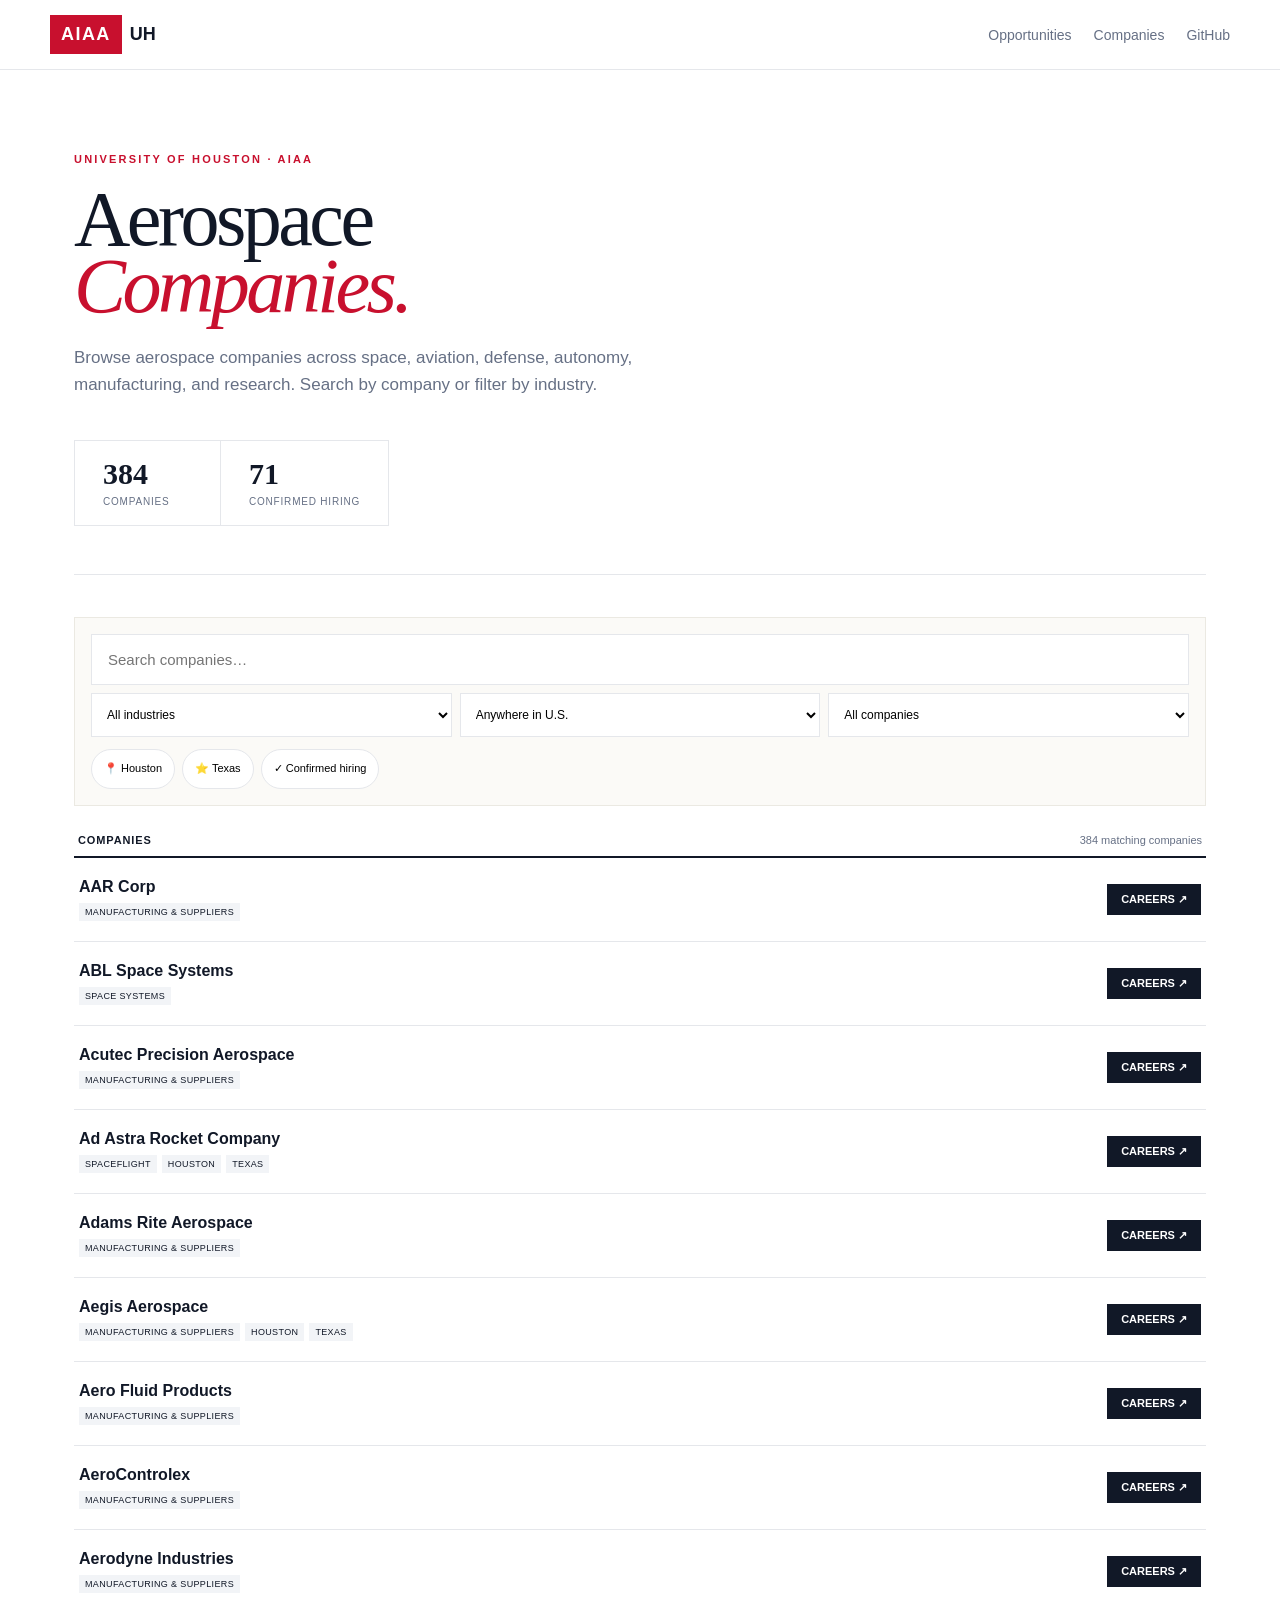
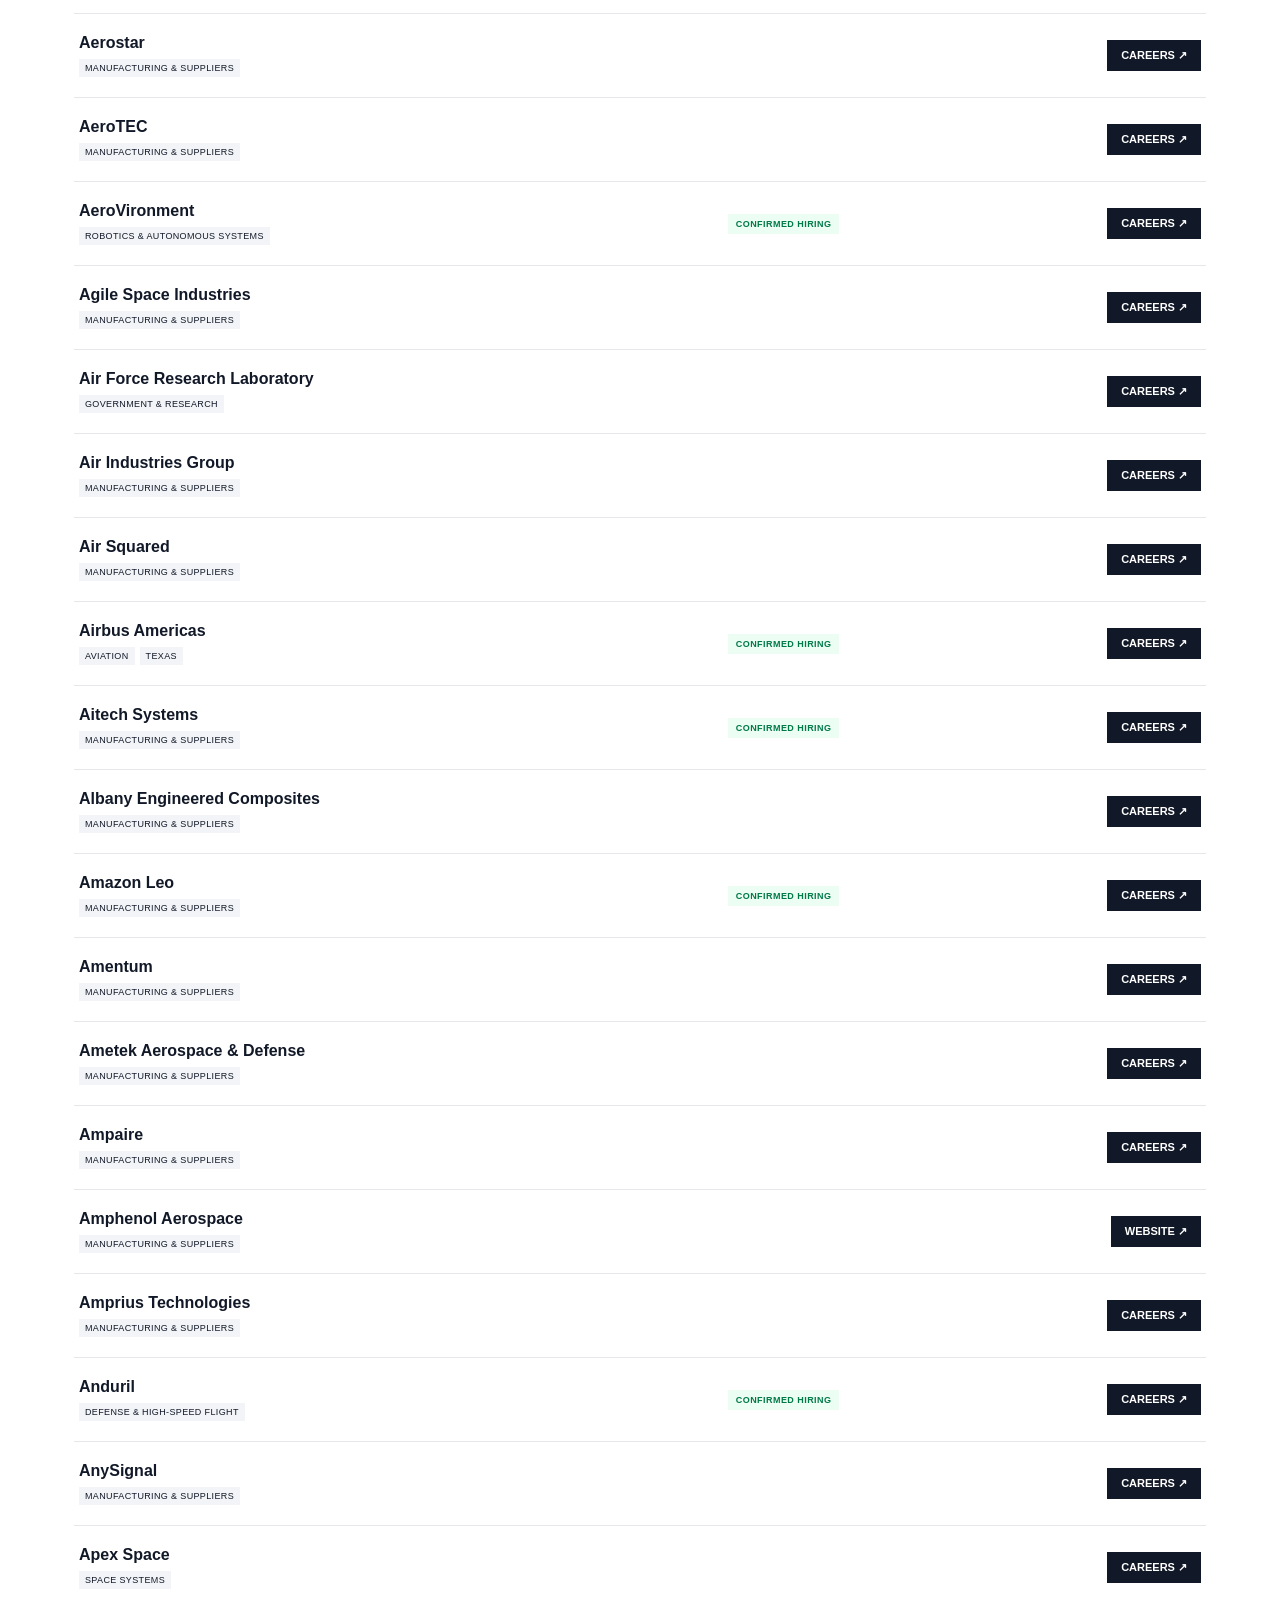
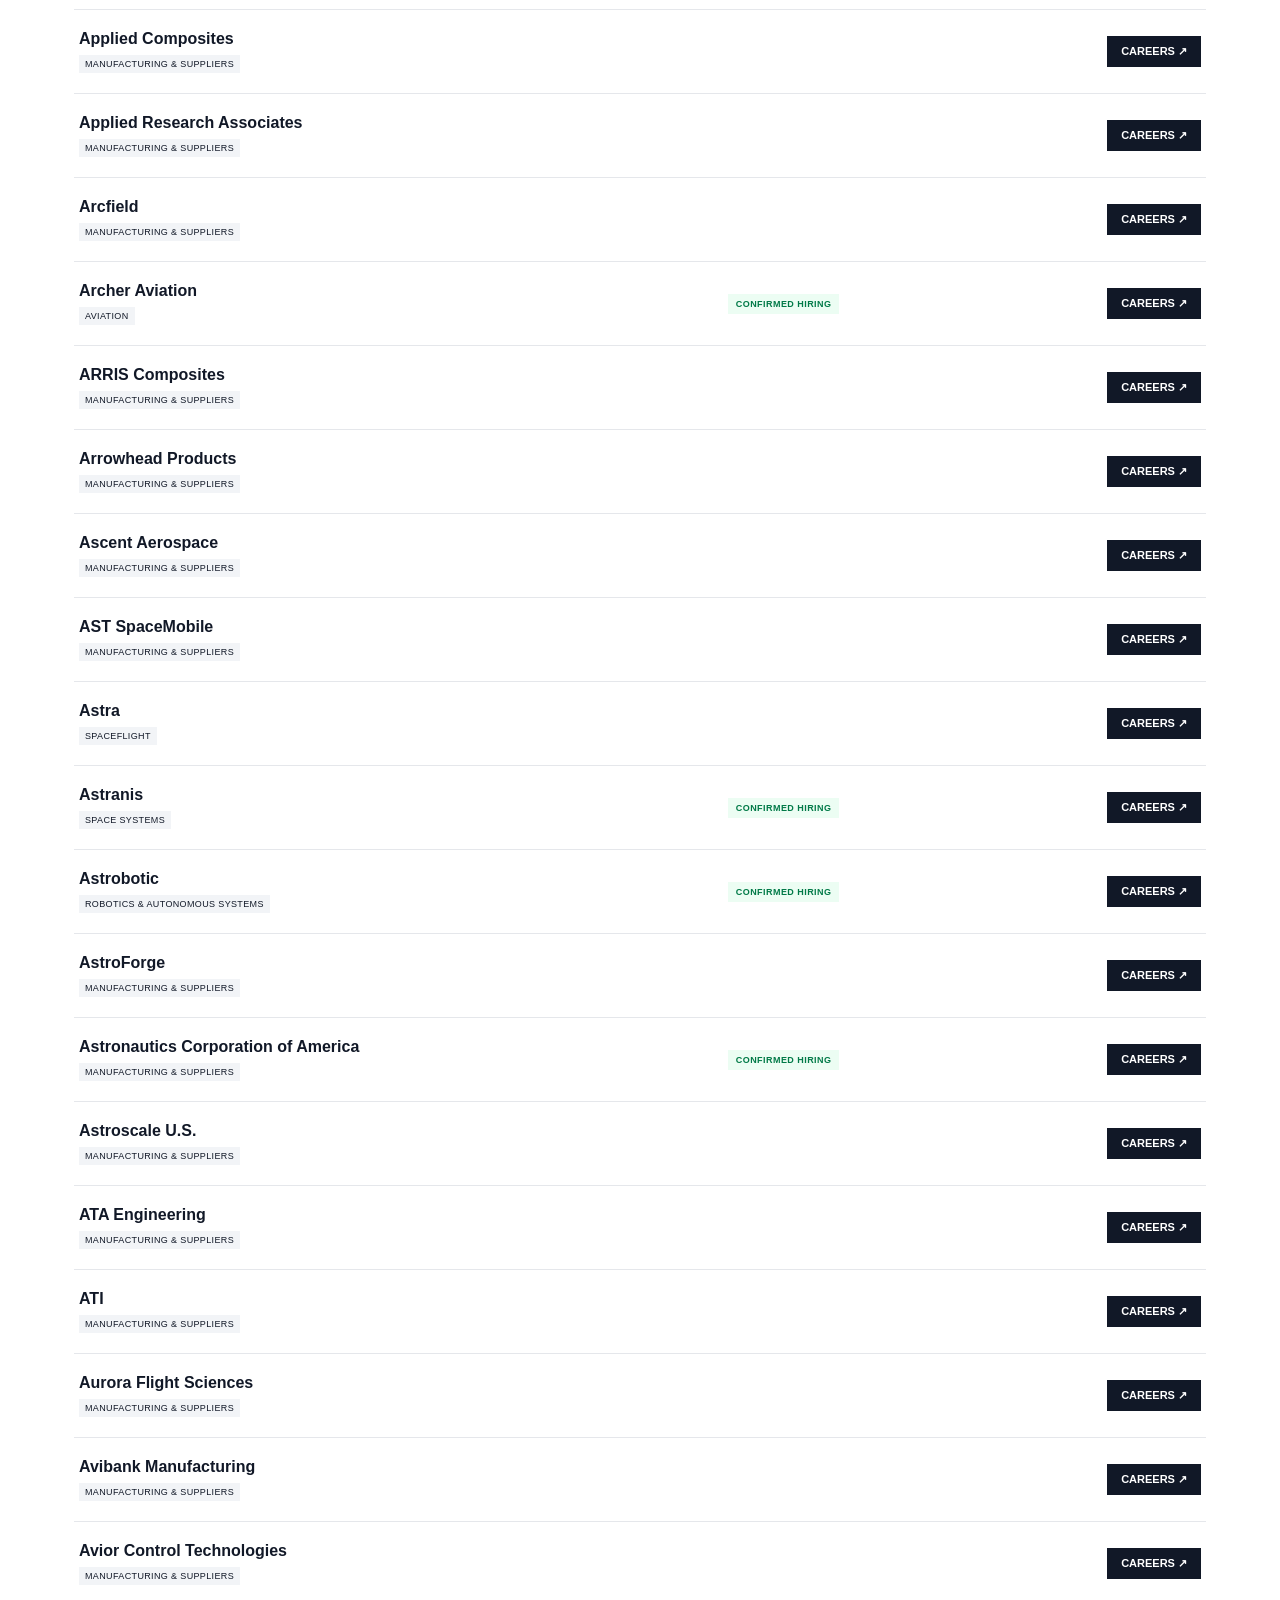
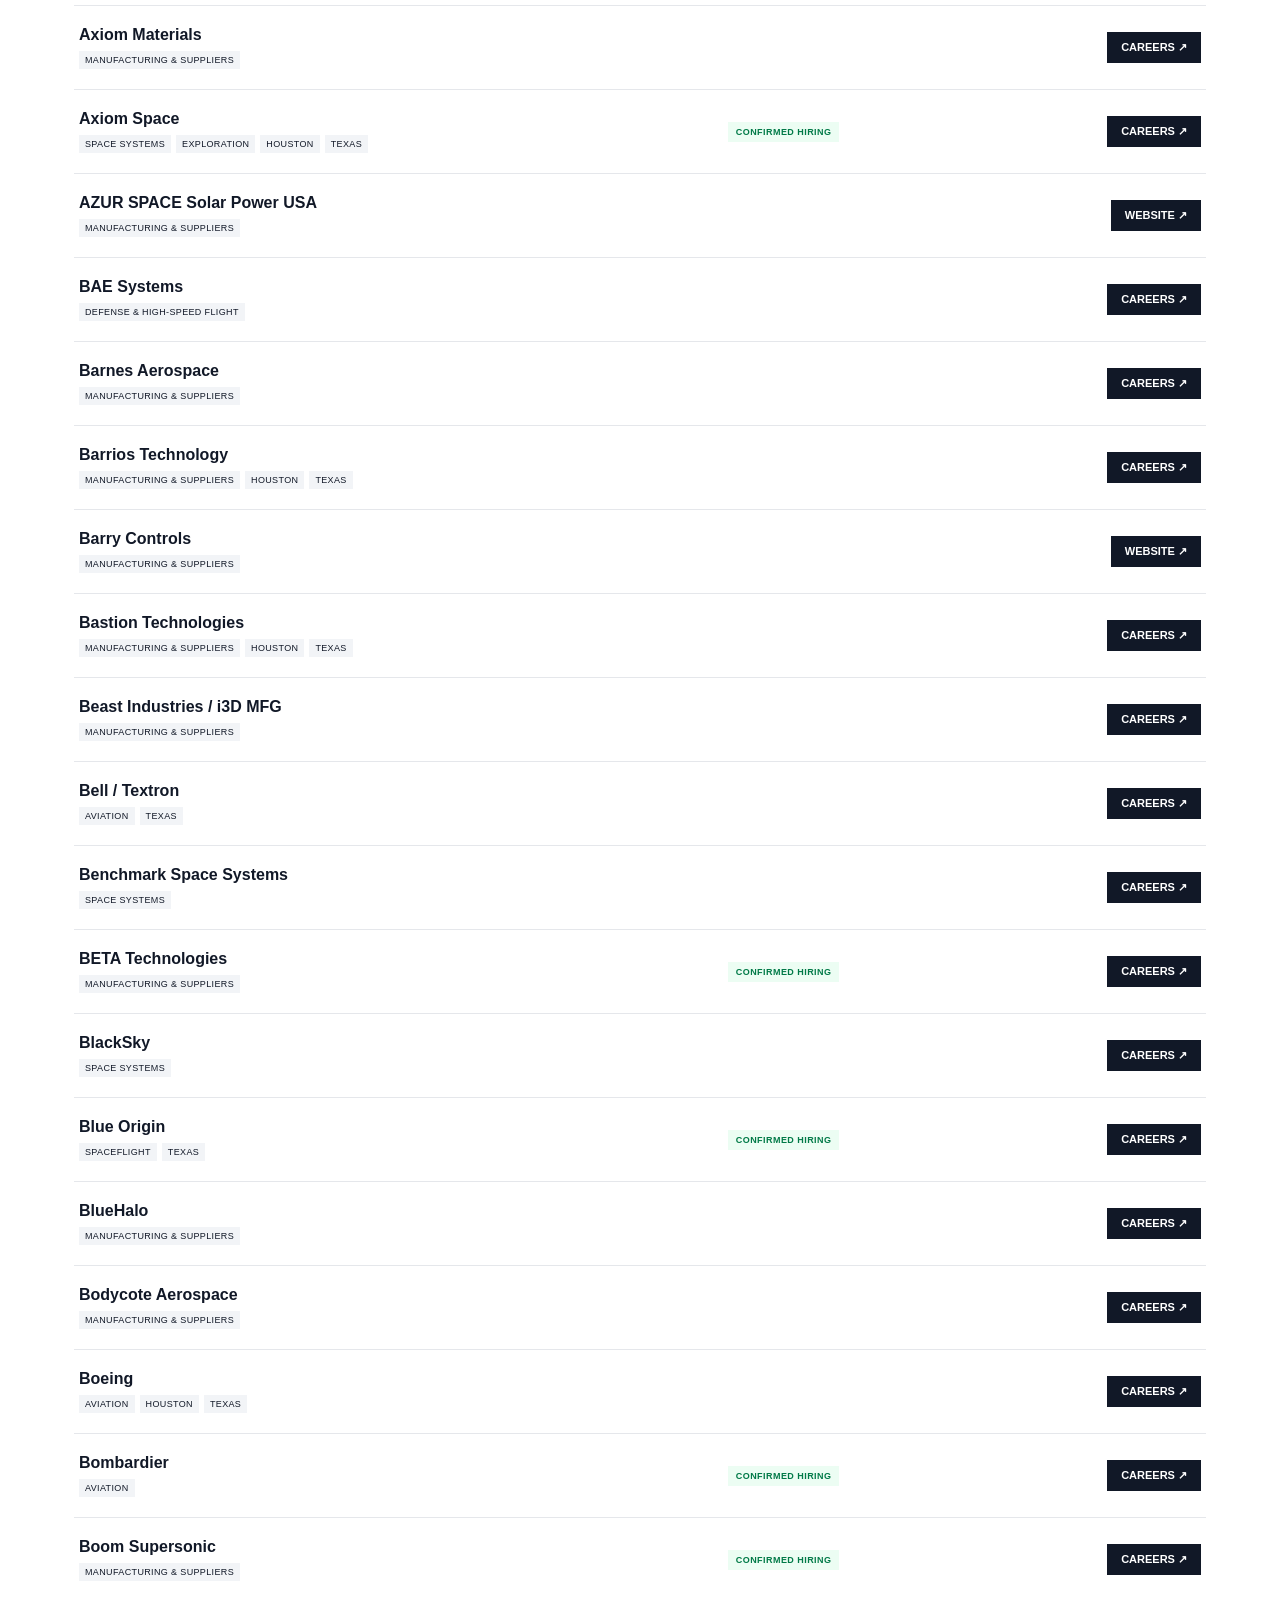
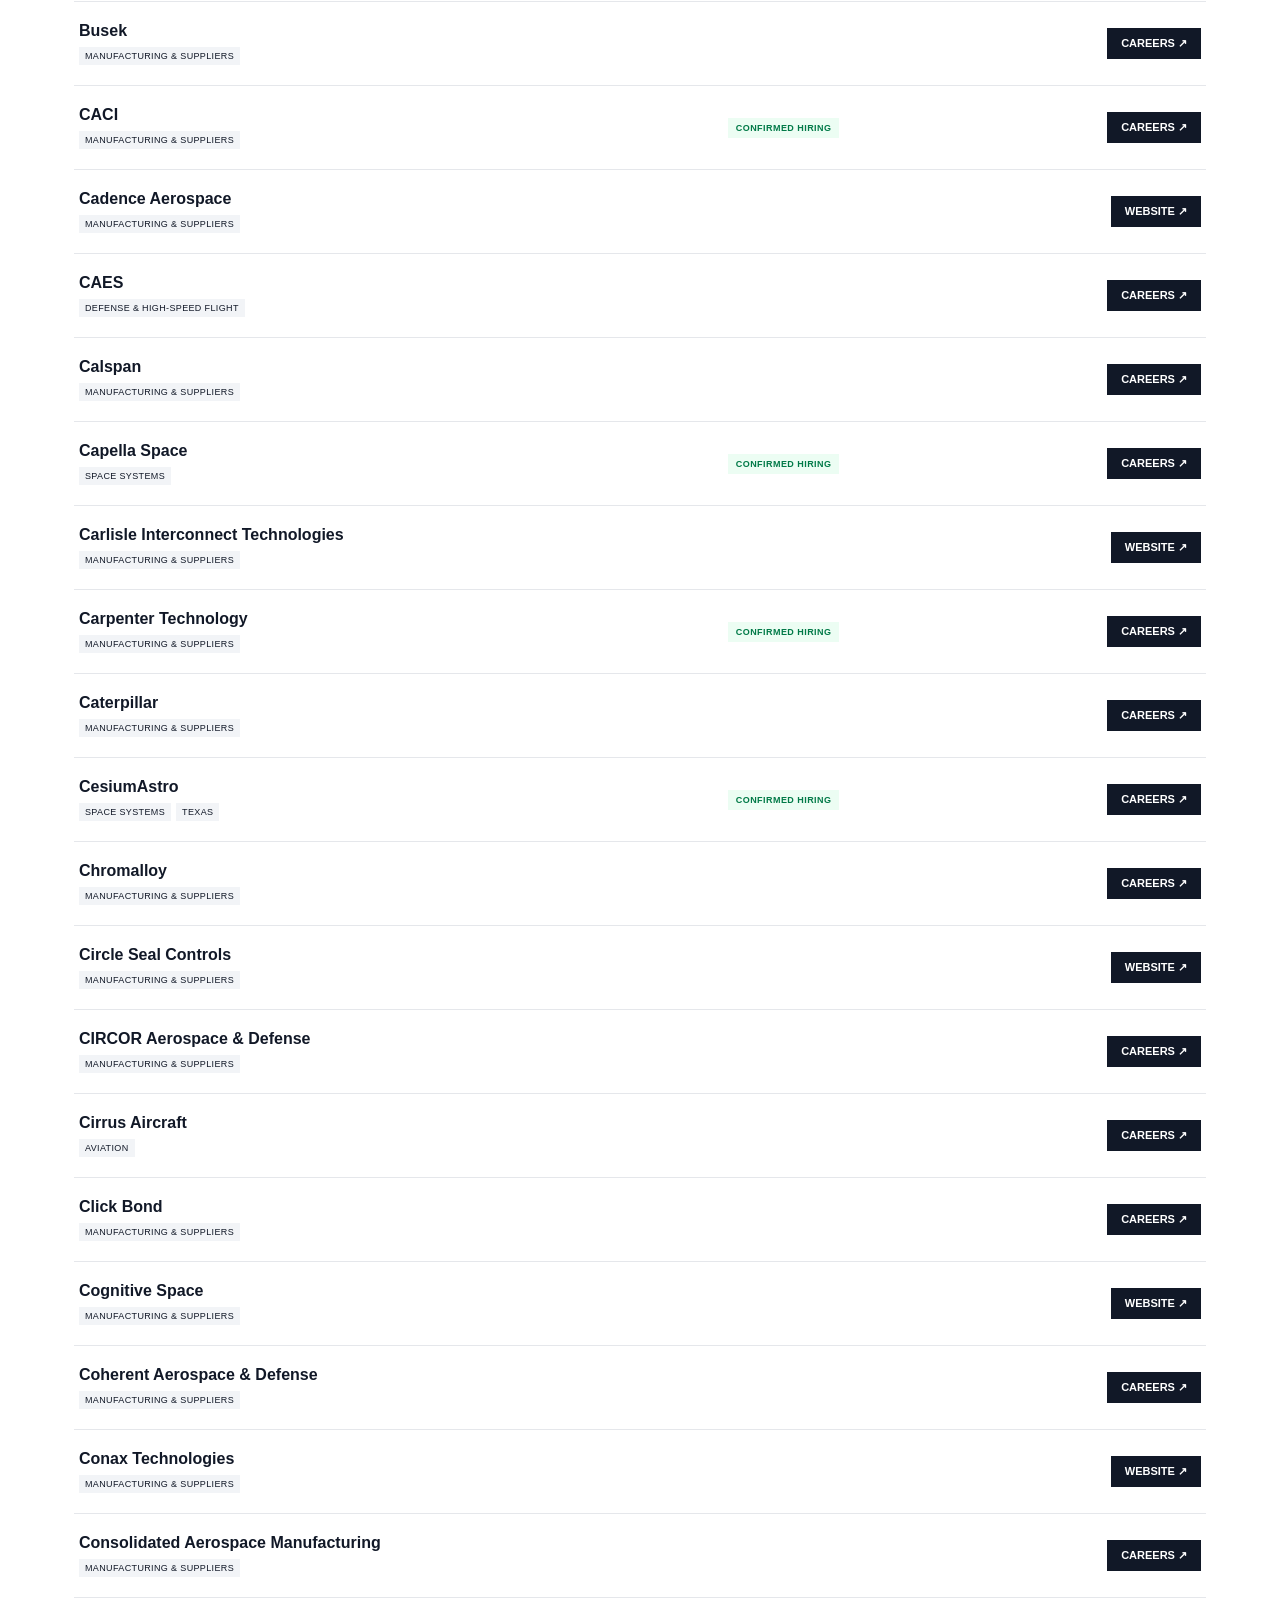
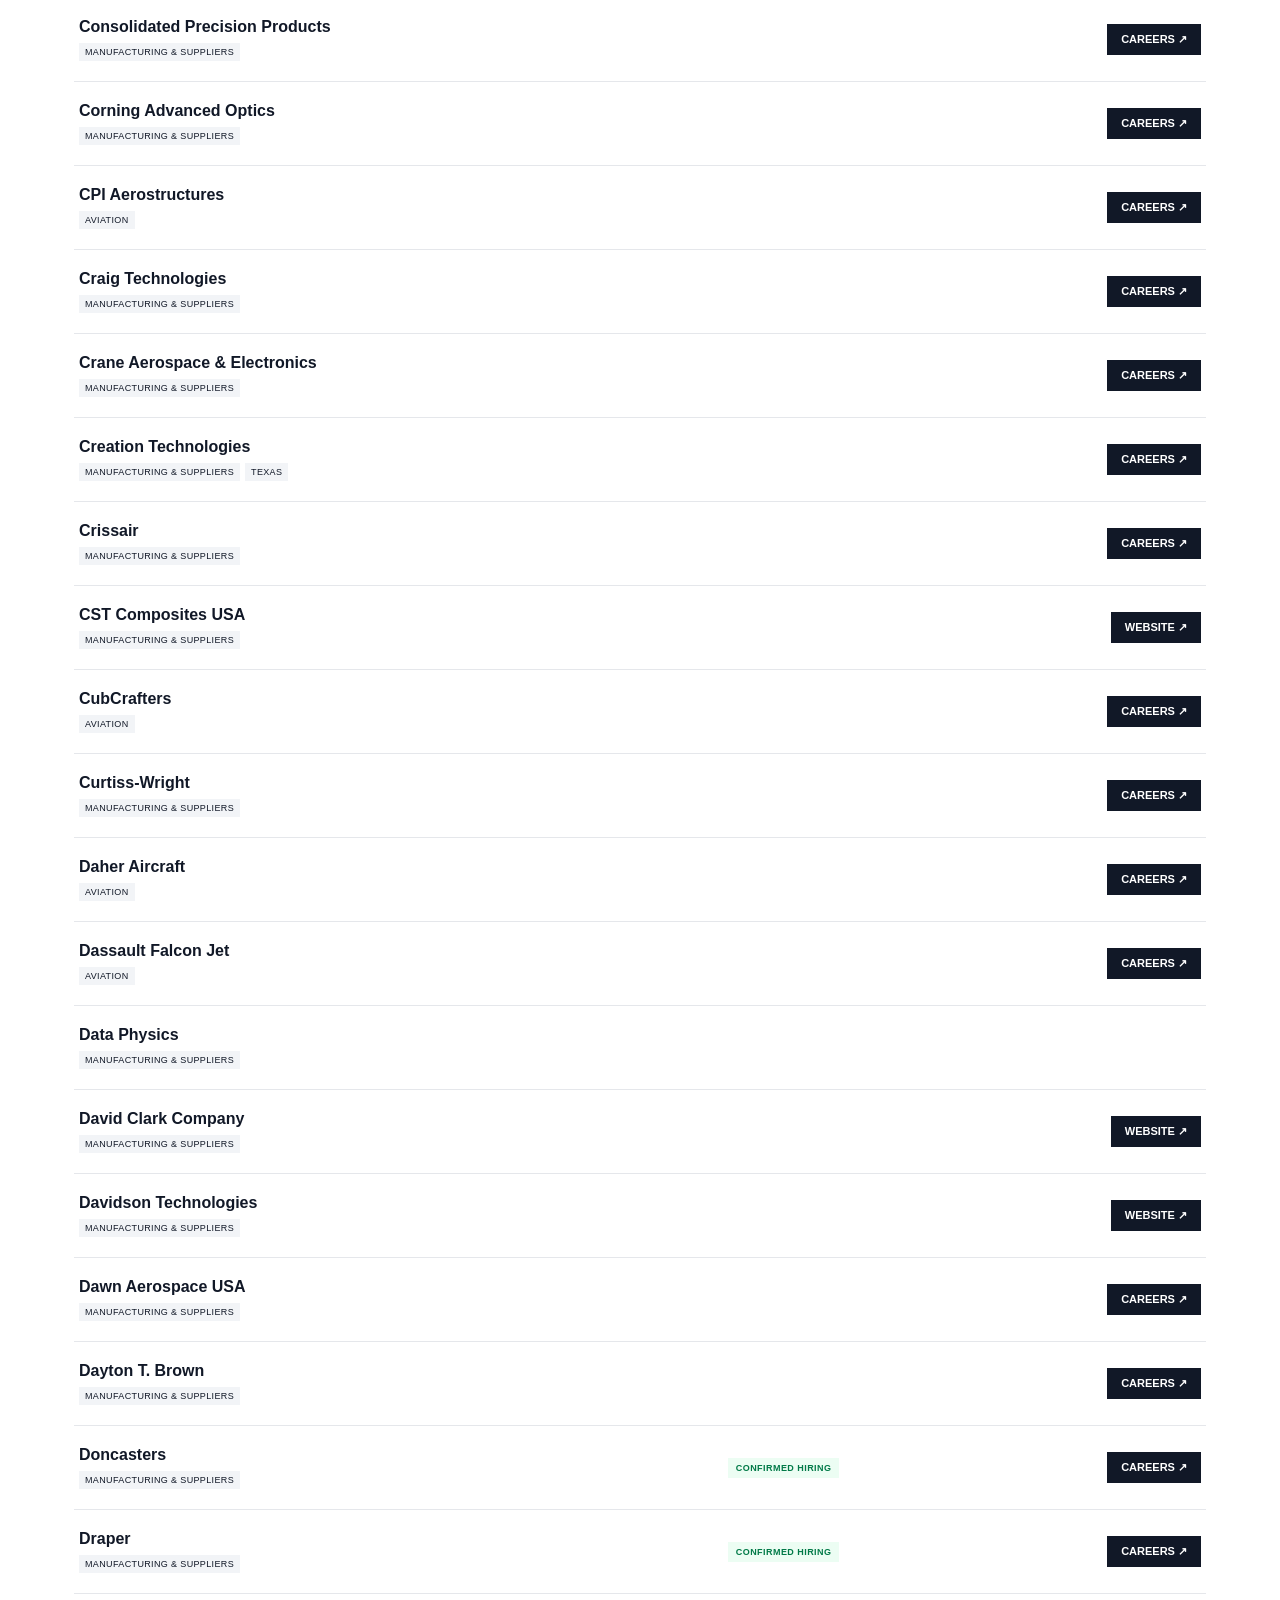
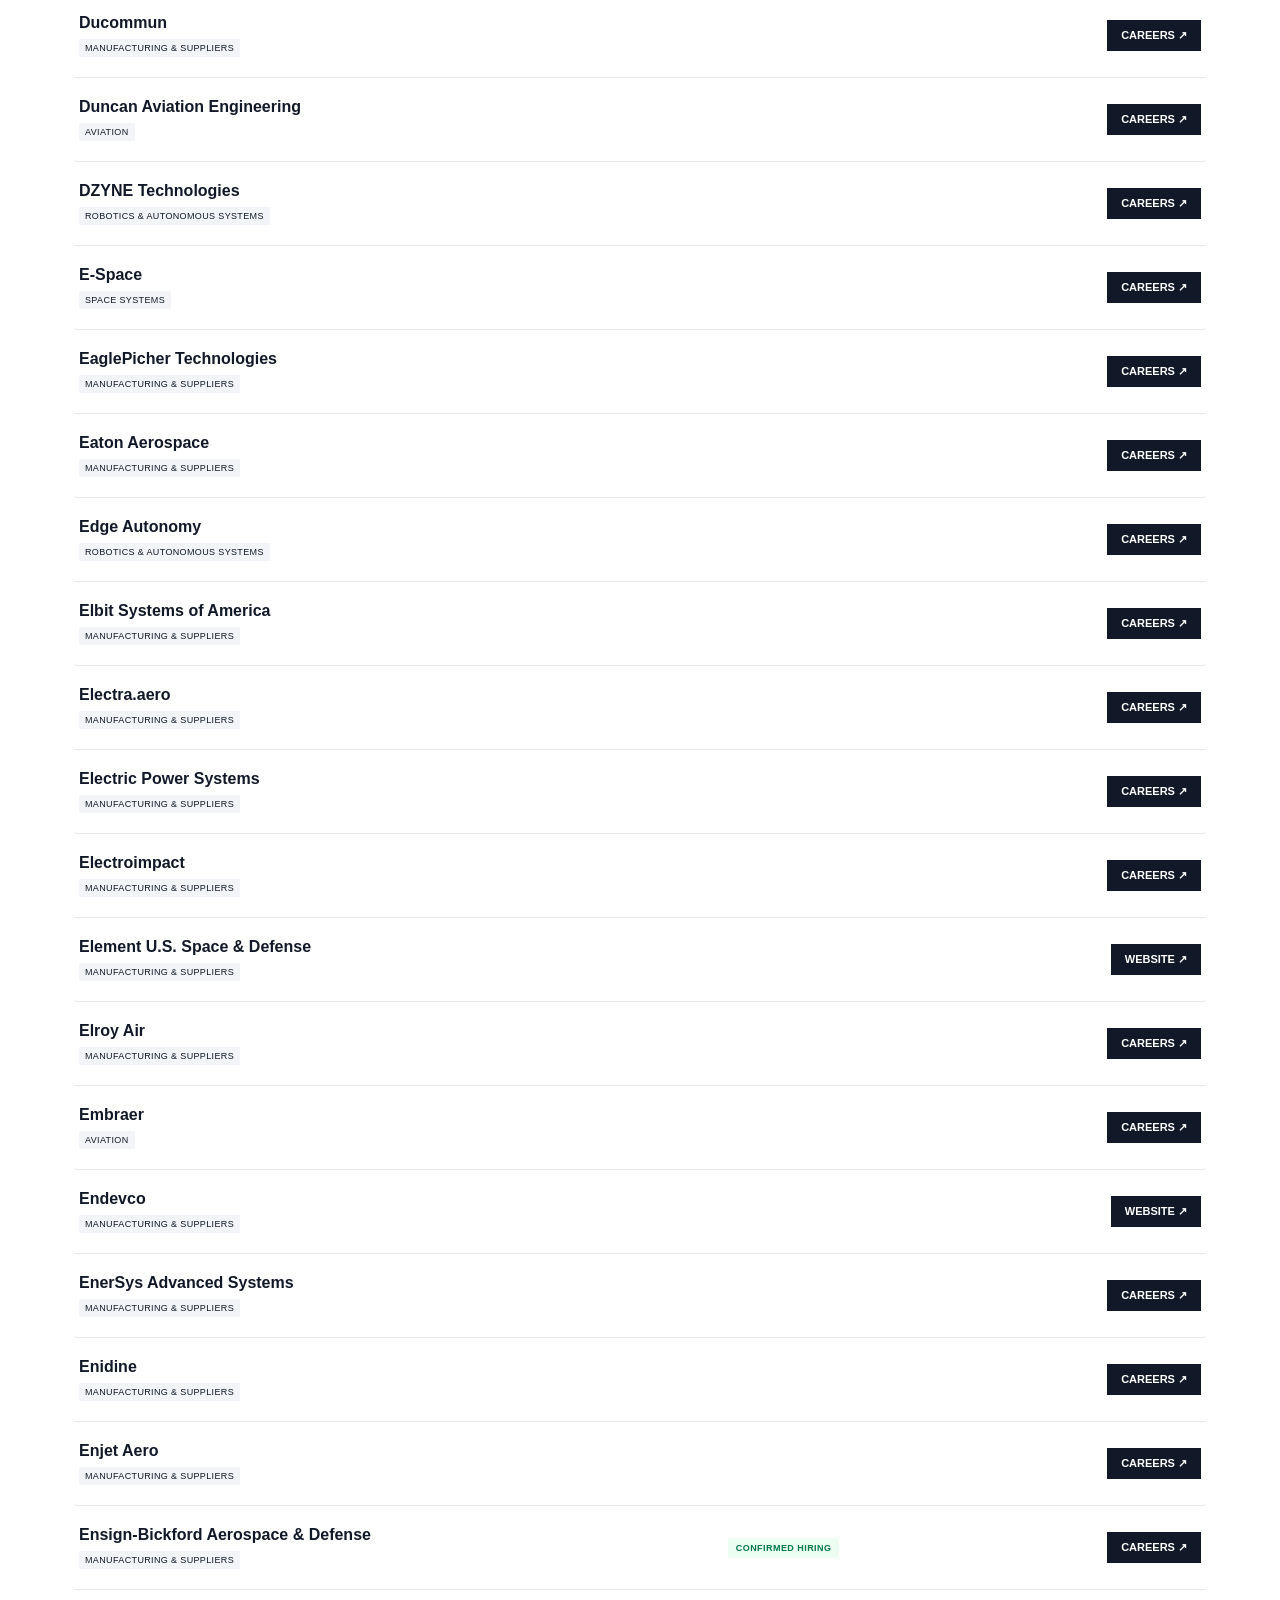
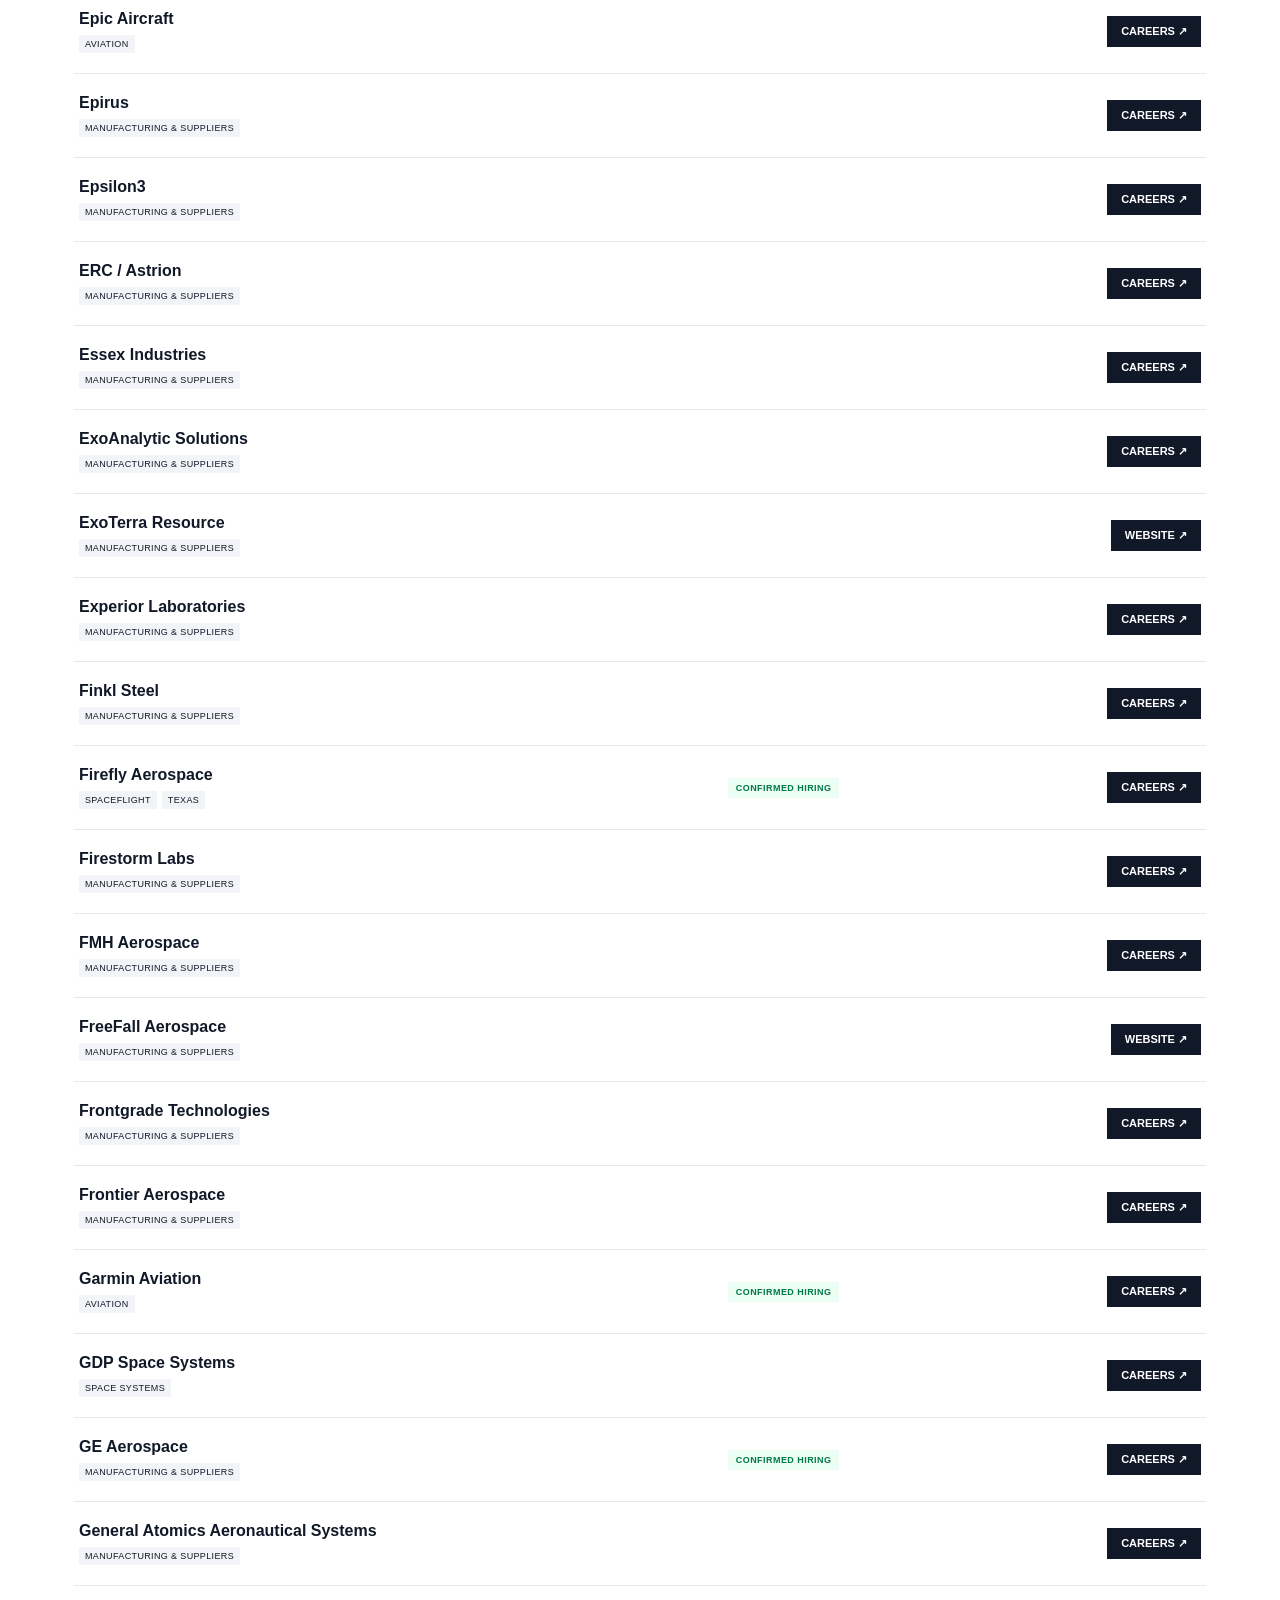
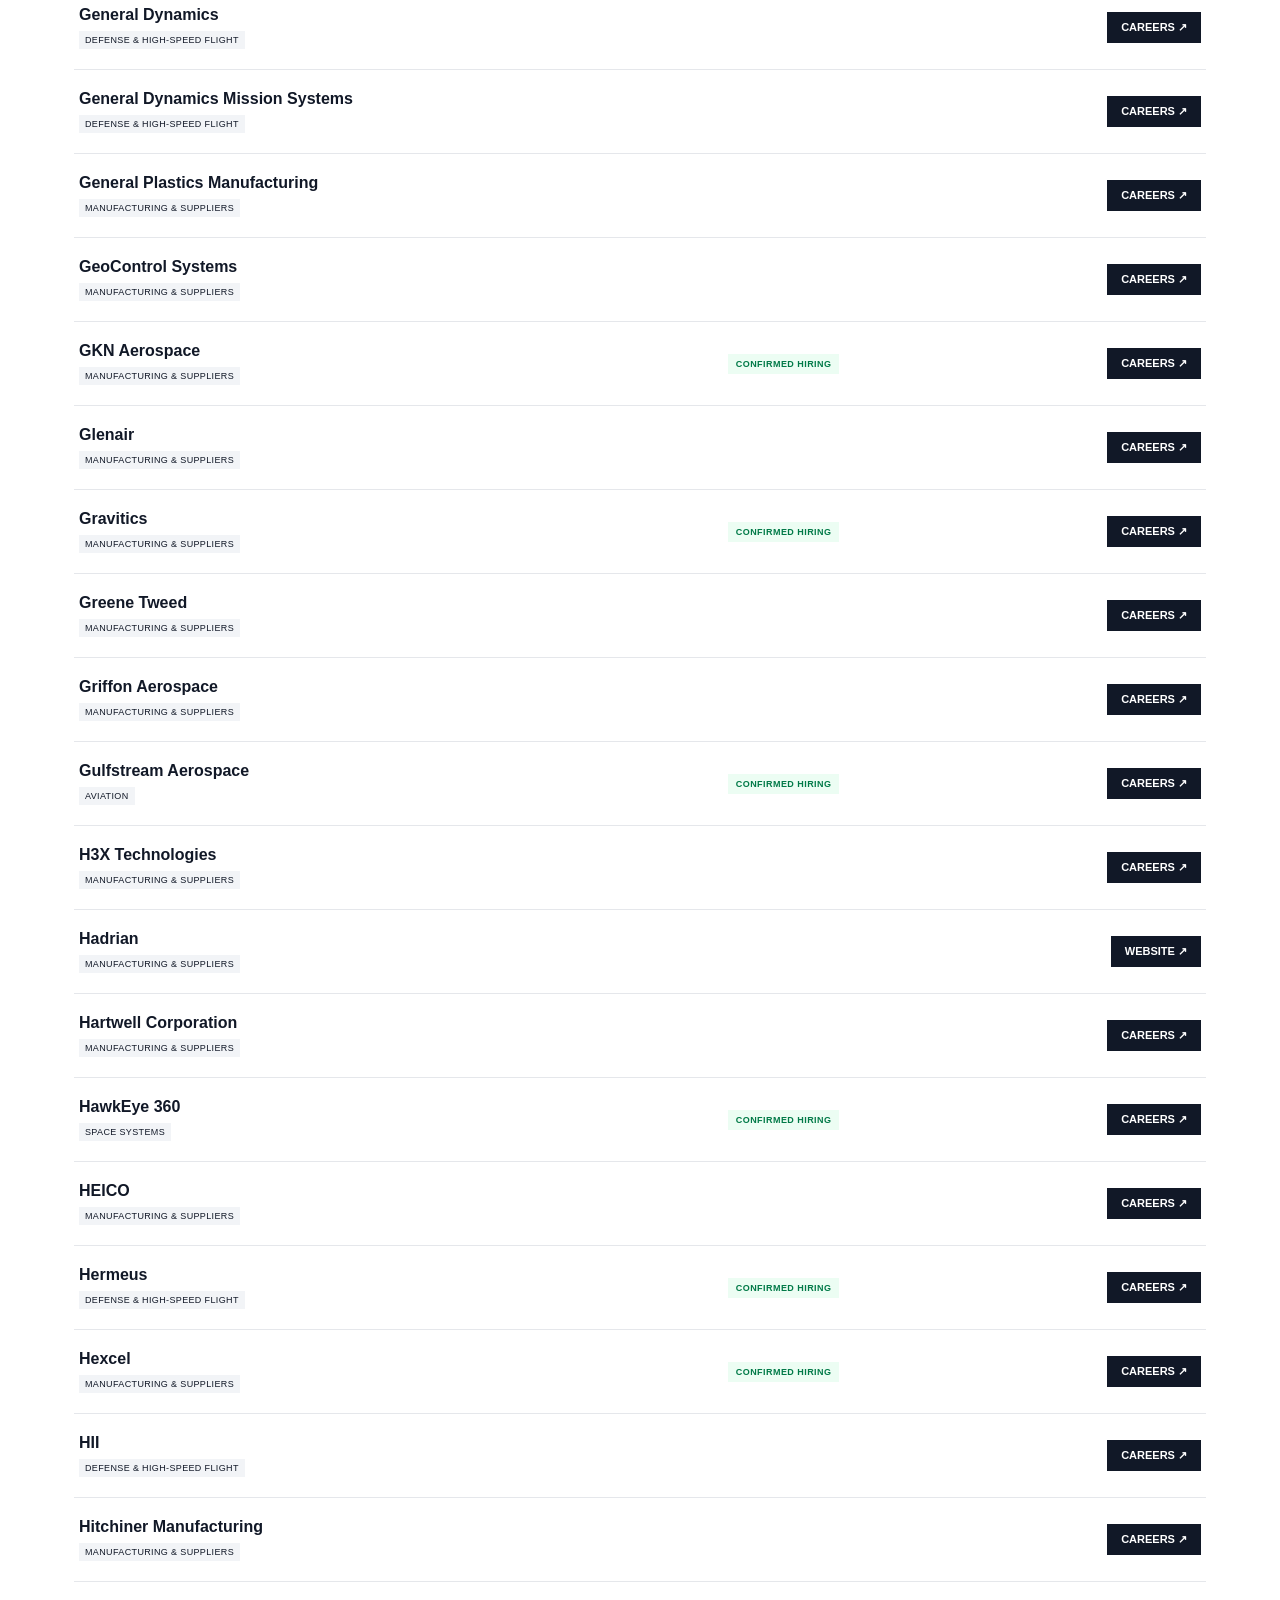
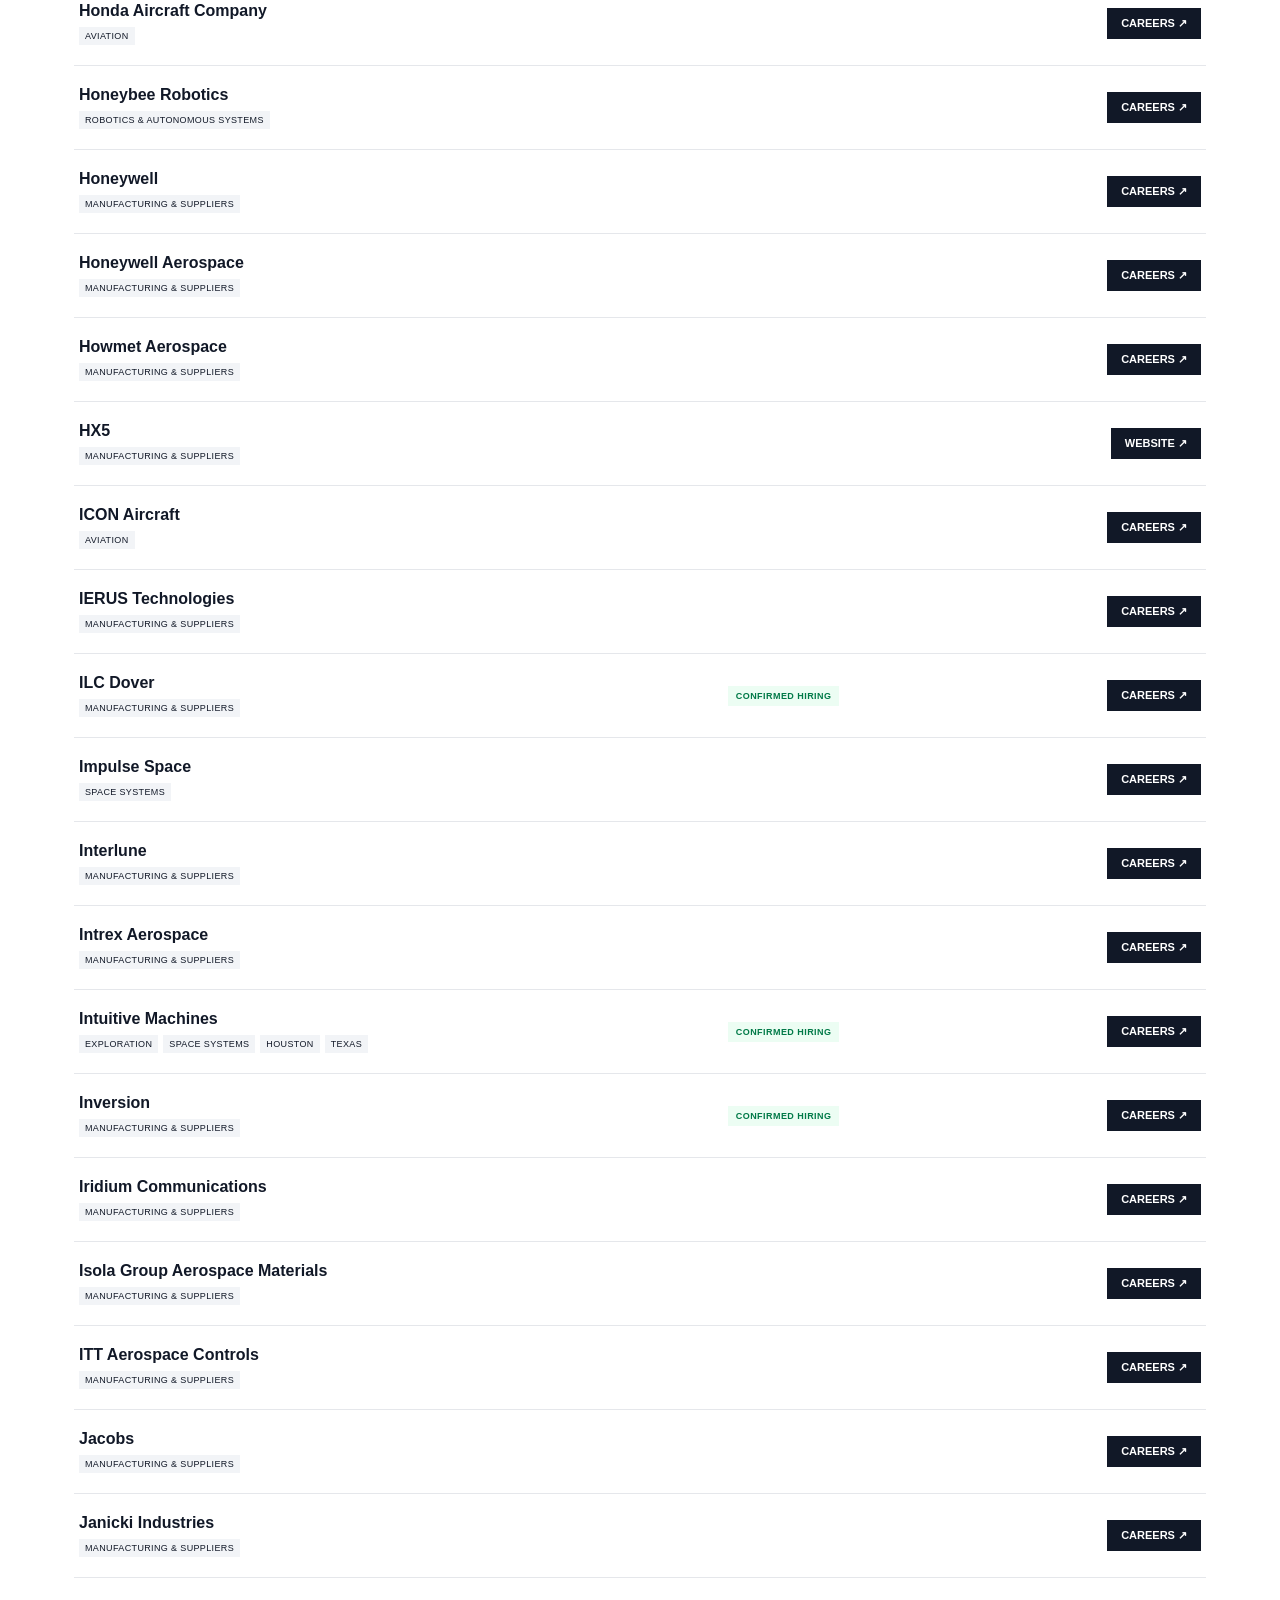
<file: docs/companies.html>
<!doctype html>
<html lang="en">
<head>
  <meta charset="utf-8">
  <meta name="viewport" content="width=device-width,initial-scale=1">
  <title>AIAA UH Aerospace Companies</title>
  <link rel="stylesheet" href="styles.css">
</head>
<body>
<header>
  <a class="logo" href="./"><b>AIAA</b><span>UH</span></a>
  <nav>
    <a href="./">Opportunities</a>
    <a href="companies.html">Companies</a>
    <a href="https://github.com/renee-makes-things/AIAA-UH-internships">GitHub</a>
  </nav>
</header>
<main>
  <section class="hero company-hero">
    <p class="kicker">UNIVERSITY OF HOUSTON · AIAA</p>
    <h1>Aerospace<br><i>Companies.</i></h1>
    <p class="intro">Browse aerospace companies across space, aviation, defense, autonomy, manufacturing, and research. Search by company or filter by industry.</p>
    <div class="numbers">
      <div><b id="companyCount">—</b><span>companies</span></div>
      <div><b id="hiringCount">—</b><span>confirmed hiring</span></div>
    </div>
  </section>

  <section class="board">
    <div class="search">
      <input id="companyQ" placeholder="Search companies…">
      <div class="filters company-filters">
        <select id="companyIndustry"><option value="">All industries</option></select>
        <select id="companyLocation">
          <option value="">Anywhere in U.S.</option>
          <option value="Houston">Houston</option>
          <option value="Texas">Texas</option>
        </select>
        <select id="companyHiring">
          <option value="">All companies</option>
          <option value="yes">Confirmed hiring</option>
        </select>
      </div>
      <div class="quick">
        <button data-company-place="Houston">📍 Houston</button>
        <button data-company-place="Texas">⭐ Texas</button>
        <button data-company-hiring="yes">✓ Confirmed hiring</button>
      </div>
    </div>

    <div class="bar"><b>COMPANIES</b><span id="companyStatusText">Loading…</span></div>
    <div id="companyList"></div>
    <div id="companyEmpty" class="empty" hidden>No matching companies.</div>
  </section>
</main>
<footer>
  <b>AIAA UH</b>
  <span>Links open the company’s verified careers page when available, otherwise its main website.</span>
</footer>
<script src="companies-data.js"></script>
<script src="companies.js?v=6"></script>
</body>
</html>
</file>
<file: docs/styles.css>
:root{--red:#c8102e;--ink:#111827;--muted:#667085;--line:#e5e7eb;--paper:#fbfaf7}*{box-sizing:border-box}html{scroll-behavior:smooth}body{margin:0;color:var(--ink);font-family:Arial,Helvetica,sans-serif;background:#fff;overflow-x:hidden}a,button,select,input{touch-action:manipulation}.company,.title,.sub,.intro,.company-name{overflow-wrap:anywhere}header{height:70px;border-bottom:1px solid var(--line);display:flex;align-items:center;justify-content:space-between;padding:0 max(24px,calc((100% - 1180px)/2))}.logo{display:flex;align-items:center;text-decoration:none;color:var(--ink);font-size:18px}.logo b{background:var(--red);color:white;padding:9px 11px;letter-spacing:.08em}.logo span{padding:8px;font-weight:800}nav{display:flex;gap:22px;align-items:center}nav a{color:var(--muted);text-decoration:none;font-size:14px}main{max-width:1180px;margin:auto;padding:0 24px}.hero{padding:72px 0 55px;border-bottom:1px solid var(--line)}.kicker{font-size:11px;letter-spacing:.2em;color:var(--red);font-weight:800}h1{font-family:Georgia,serif;font-size:78px;line-height:.86;letter-spacing:-.045em;margin:20px 0 26px;font-weight:500}h1 i{color:var(--red);font-weight:400}.intro{max-width:660px;color:var(--muted);font-size:17px;line-height:1.55}.numbers{display:flex;margin-top:42px;border:1px solid var(--line);width:max-content}.numbers div{padding:16px 28px;min-width:145px}.numbers div+div{border-left:1px solid var(--line)}.numbers b{font-family:Georgia,serif;font-size:30px;display:block}.numbers span{color:var(--muted);font-size:10px;text-transform:uppercase;letter-spacing:.08em}.board{padding:42px 0 80px}.search{background:var(--paper);border:1px solid #ebe9e2;padding:16px;margin-bottom:28px}#q,#companyQ{width:100%;padding:16px;border:1px solid var(--line);font-size:15px;background:#fff;min-width:0;min-height:48px}.filters{display:grid;grid-template-columns:repeat(5,1fr);gap:8px;margin-top:8px}.filters select{padding:11px;background:#fff;border:1px solid var(--line);font-size:12px;width:100%;min-width:0;min-height:44px}.quick{display:flex;gap:7px;flex-wrap:wrap;margin-top:12px}.quick button{border:1px solid var(--line);background:#fff;border-radius:20px;padding:8px 12px;cursor:pointer;font-size:11px;min-height:40px}.bar{border-bottom:2px solid var(--ink);padding:0 4px 10px;display:flex;justify-content:space-between;font-size:11px;letter-spacing:.08em}.bar span{color:var(--muted);letter-spacing:0}.role{display:grid;grid-template-columns:1.1fr 2.2fr 1fr .7fr;gap:22px;align-items:center;border-bottom:1px solid var(--line);padding:20px 5px}.company{font-weight:800;font-size:14px}.title{font-size:15px;font-weight:700}.sub{color:var(--muted);font-size:11px;margin-top:5px}.tags{display:flex;gap:5px;flex-wrap:wrap;margin-top:7px}.tag{background:#f2f4f7;padding:4px 6px;font-size:9px;text-transform:uppercase;letter-spacing:.04em}.fresh{color:var(--red);font-weight:800}.apply{text-align:right}.apply a{background:var(--ink);color:white;text-decoration:none;padding:9px 14px;font-size:11px;font-weight:800}.empty{text-align:center;color:var(--muted);padding:60px}footer{border-top:1px solid var(--line);padding:28px max(24px,calc((100% - 1180px)/2));display:flex;justify-content:space-between;font-size:11px;color:var(--muted)}footer b{color:var(--ink)}@media(max-width:760px){
header{height:auto;min-height:64px;padding:10px 16px;gap:12px;align-items:center}
.logo{flex:0 0 auto;align-self:center}
nav{align-self:center;align-items:center}
nav{gap:12px;flex-wrap:wrap;justify-content:flex-end}
nav a{font-size:14px}
main{padding:0 16px}
.hero{padding:48px 0 40px}
h1{font-size:52px;line-height:.9;margin:16px 0 22px}
.intro{font-size:15px}
.numbers{width:100%;display:grid;grid-template-columns:repeat(2,minmax(0,1fr))}
.numbers div{min-width:0;padding:14px 16px}
.numbers div+div{border-left:0}
.numbers div:nth-child(even){border-left:1px solid var(--line)}
.numbers div:nth-child(n+3){border-top:1px solid var(--line)}
.filters,.company-filters{grid-template-columns:1fr 1fr}
.board{padding:32px 0 60px}
.search{padding:12px;margin-bottom:22px}
.bar{gap:12px;align-items:flex-end}
.bar span{text-align:right}
.role{grid-template-columns:1fr;gap:8px;padding:18px 4px}
.apply{text-align:left}
.apply a,.company-link{display:inline-flex;align-items:center;justify-content:center;min-height:44px}
.company-row{grid-template-columns:1fr;gap:10px;padding:18px 4px}
.company-action{text-align:left}
footer{display:block;padding:24px 16px}
footer span{display:block;margin-top:8px;line-height:1.45}
}.company-hero{padding-bottom:48px}.company-filters{grid-template-columns:repeat(3,1fr)}.company-row{display:grid;grid-template-columns:2.5fr 1fr .8fr;gap:22px;align-items:center;border-bottom:1px solid var(--line);padding:20px 5px}.company-name{font-size:16px}.company-action{text-align:right}.company-link{display:inline-block;background:var(--ink);color:#fff;text-decoration:none;padding:9px 14px;font-size:11px;font-weight:800}.company-link.unavailable{background:#f2f4f7;color:var(--muted)}@media(max-width:520px){
header{align-items:center}
.logo b{padding:8px 9px}
.logo span{padding:7px 6px}
nav{gap:8px 10px;max-width:230px}
nav a{font-size:13px}
h1{font-size:44px}
.kicker{font-size:10px;letter-spacing:.14em}
.filters,.company-filters{grid-template-columns:1fr}
.quick{gap:6px}
.quick button{flex:1 1 calc(50% - 6px)}
.bar{display:block}
.bar span{display:block;text-align:left;margin-top:5px}
.apply a,.company-link{width:100%}
}
@media(max-width:380px){
.numbers{grid-template-columns:1fr}
.numbers div:nth-child(even){border-left:0}
.numbers div:nth-child(n+2){border-top:1px solid var(--line)}
nav{max-width:200px}
nav a{font-size:12px}
}.hiring-now{display:inline-block;padding:5px 8px;background:#ecfdf3;color:#027a48;font-size:9px;font-weight:800;letter-spacing:.05em;text-transform:uppercase}
/* Compact, accessible company multi-select */
.company-picker{position:relative;min-width:0;font-size:12px}
.company-picker>summary{display:flex;align-items:center;justify-content:space-between;gap:8px;cursor:pointer;list-style:none;padding:11px;min-height:44px;background:#fff;border:1px solid var(--line);white-space:nowrap;overflow:hidden;text-overflow:ellipsis}
.company-picker>summary::-webkit-details-marker{display:none}
.company-picker>summary:after{content:"▾";flex:none;color:var(--muted)}
.company-picker[open]>summary{border-color:var(--ink)}
.company-panel{position:absolute;top:calc(100% + 5px);left:0;z-index:30;width:min(360px,calc(100vw - 36px));padding:12px;background:#fff;border:1px solid var(--line);box-shadow:0 10px 25px #11182722}
.company-panel-heading{font-weight:700;margin:0 0 8px}
#companySearch{width:100%;min-height:40px;padding:9px;border:1px solid var(--line);font-size:13px}
.company-actions{display:flex;gap:6px;flex-wrap:wrap;margin:9px 0}
.company-actions button{background:var(--paper);border:1px solid var(--line);padding:7px 9px;cursor:pointer;font-size:11px;min-height:34px}
.company-choices{max-height:300px;overflow-y:auto;overscroll-behavior:contain}
.company-choice{display:flex;align-items:center;gap:9px;padding:8px 5px;cursor:pointer;min-height:37px;font-size:12px}
.company-choice:hover{background:var(--paper)}
.company-choice[hidden]{display:none}
.company-choice input{width:16px;height:16px;flex:none;accent-color:var(--red)}
.company-choice span{flex:1;min-width:0;overflow-wrap:anywhere}
.company-choice small{color:var(--muted);font-size:11px}
@media(max-width:520px){.company-panel{width:min(360px,calc(100vw - 56px))}}
</file>
